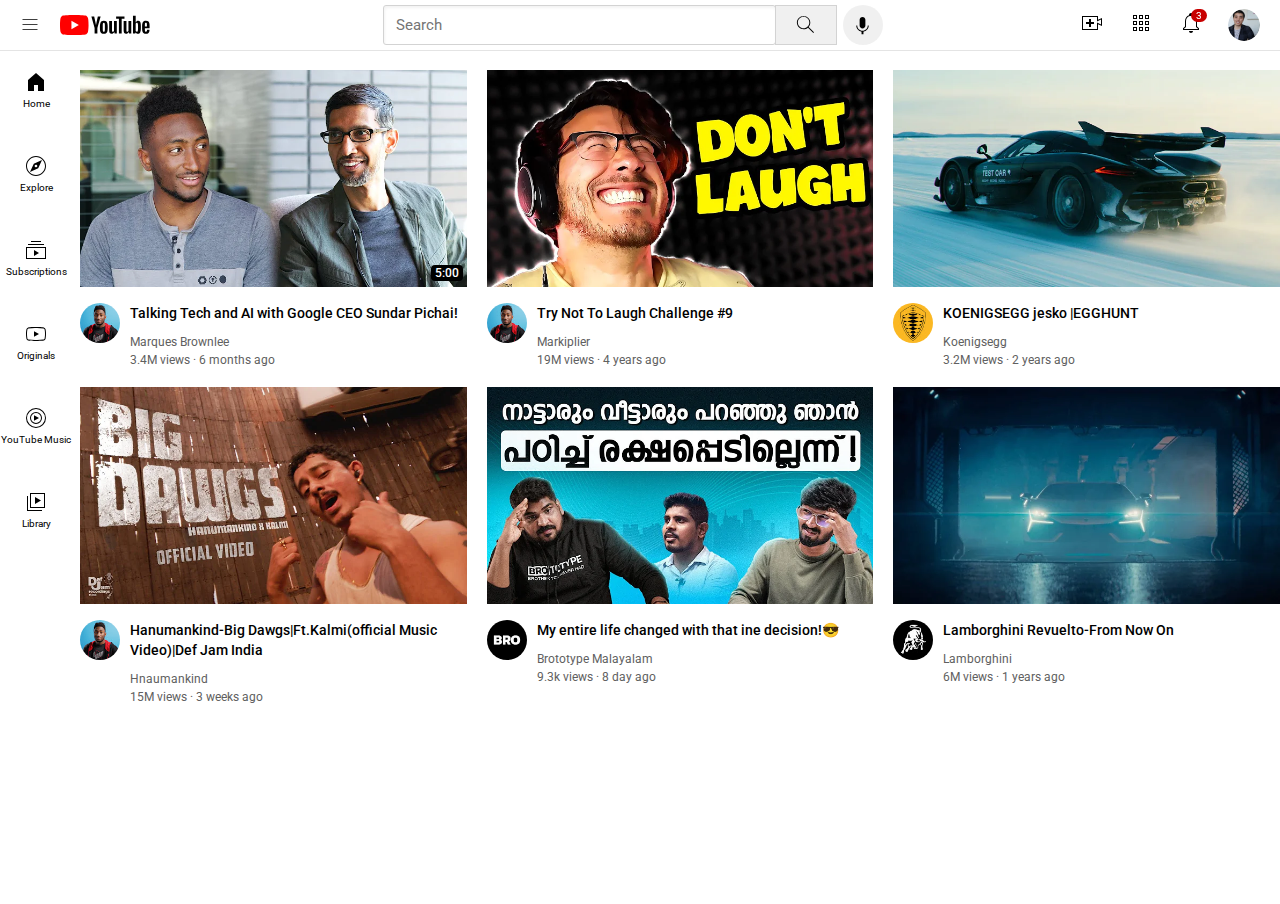
<file: index.html>
<!DOCTYPE html>
<html>
  <head>
    <title>YouTube.com Clone</title>

    <link rel="preconnect" href="https://fonts.googleapis.com">
    <link rel="preconnect" href="https://fonts.gstatic.com" crossorigin>
    <link href="https://fonts.googleapis.com/css2?family=Roboto:wght@400;500;700&display=swap" rel="stylesheet">

    <link rel="stylesheet" href="styles/general.css">
    <link rel="stylesheet" href="styles/header.css">
    <link rel="stylesheet" href="styles/vedio.css">
    <link rel="stylesheet" href="styles/sidebar.css">
      
      
    
  </head>
  <body style="margin-bottom: 200px">
    <div class="header">
        <div class="left-section">
         <img class="hamburger" src="
         icon/hamburger-menu.svg">
        <img class="youtube-logo" src="
        icon/youtube-logo.svg">
        </div>
        <div class="middle-section">
            <input class="search-bar"
             type="text"
             placeholder="Search">
             <button class="search-button" >
               <img class="search-icon" 
               src="icon/search.svg">
               <div class="tooltip">Search </div>
             </button>
             <button class="voice-search-button">
             <img class="voice-search-icon" 
             src="icon/voice-search-icon.svg">
             <div class="tooltip">Search with your voice</div>
             </button>
        </div>
        <div class="right-section">
          <div class="upload-icon-container">
            <img class="upload" 
            src="icon/upload.svg"> 
            <div class="tooltip">creat</div>
          </div>
            <div class="youtube-app-container">
              <img class="youtube-apps" 
              src="icon/youtube-apps.svg"> 
              <div class="tooltip">youtube apps</div>

            </div>
           
            <div class="notifications-icon-container">
                <img class="notifications-icon" 
                src="icon/notifications.svg">
                <div class="tooltip">notifications</div>

                <div
                 class="notifications-count">3</div> 
            </div>
            <img class="my-channel" src="
            icon/my-channel.jpeg"> 
            
        </div>
        
    </div>
    <div class="sidebar">
        <div class="sidebar-link">
         <img
          src="icon/home.svg">
          <div>Home</div>
        </div>
       
        <div class="sidebar-link">
         <img 
          src="icon/explore.svg">
          <div>Explore</div>
        </div>
        
        <div class="sidebar-link">
         <img 
          src="icon/subscriptions.svg">
          <div>Subscriptions</div>
        </div>
        <div class="sidebar-link">
         <img  
         src="icon/originals.svg">
         <div>Originals</div>
        </div>
        
        <div class="sidebar-link">
         <img 
         src="icon/youtube-music.svg">
         <div>YouTube Music</div>
        </div>
        <div class="sidebar-link">
         <img 
          src="icon/library.svg">
          <div>Library</div>
        </div>
    </div>

    <div class="video-grid">
        <div class="video-preview">
            <div class="thumbnail-row">
              <img class="thumbnail" src="thumbnails/thumbnail-1.webp">
              <div class="video-time">5:00</div>
            </div>
            <div class="video-info-grid">
              <div class="channel-picture">
                <img class="profile-picture" src="channel/channel-1.jpeg">
              </div>
              <div class="video-info">
                <p class="video-title">
                  Talking Tech and AI with Google CEO Sundar Pichai!</p>
                <p class="video-author">
                  Marques Brownlee </p>
                <p class="video-stats">
                  3.4M views &#183; 6 months ago</p>
              </div>
            </div>
          </div>
      
          <div class="video-preview">
            <div class="thumbnail-row">
              <img class="thumbnail" src="thumbnails/thumbnail-2.webp">
            </div>
            <div class="video-info-grid">
              <div class="channel-picture">
                <img class="profile-picture" src="channel/channel-1.jpeg">
              </div>
              <div class="video-info">
                <p class="video-title">
                  Try Not To Laugh Challenge #9
                </p>
                <p class="video-author">
                  Markiplier
                </p>
                <p class="video-stats">
                  19M views &#183; 4 years ago
                </p>
              </div>
            </div>
          </div>
      
          <div class="video-preview">
              <div class="thumbnail-row">
                <img class="thumbnail" 
                src="thumbnails/maclaren.webp">
              </div>
              <div class="video-info-grid">
                <div class="channel-picture">
                  <img class="profile-picture" 
                  src="channel/channels4_profile (1).jpg">
                </div>
                <div class="video-info">
                  <p class="video-title">
                    KOENIGSEGG jesko |EGGHUNT
                  </p>
                  <p class="video-author">
                    Koenigsegg
                  </p>
                  <p class="video-stats">
                    3.2M views &#183; 2 years ago
                  </p>
                </div>
              </div>
            </div>
        
            <div class="video-preview">
              <div class="thumbnail-row">
                <img class="thumbnail" src="thumbnails/bigdaws.webp">
              </div>
              <div class="video-info-grid">
                <div class="channel-picture">
                  <img class="profile-picture" src="channel/channel-1.jpeg">
                </div>
                <div class="video-info">
                  <p class="video-title">
                    Hanumankind-Big Dawgs|Ft.Kalmi(official Music Video)|Def Jam India
                  </p>
                  <p class="video-author">
                    Hnaumankind
                  </p>
                  <p class="video-stats">
                    15M views &#183; 3 weeks ago
                  </p>
                </div>
              </div>
            </div>
      
            <div class="video-preview">
              <div class="thumbnail-row">
                <img class="thumbnail" src="thumbnails/bro.webp">
              </div>
              <div class="video-info-grid">
                <div class="channel-picture">
                  <img class="profile-picture" src="thumbnails/bro.jpg">
                </div>
                <div class="video-info">
                  <p class="video-title">
                    My entire life changed with that ine decision!&#128526
                  </p>
                  <p class="video-author">
                    Brototype Malayalam
                  </p>
                  <p class="video-stats">
                    9.3k views &#183; 8 day ago
                  </p>
                </div>
              </div>
            </div>
        
            <div class="video-preview">
              <div class="thumbnail-row">
                <img class="thumbnail" src="thumbnails/lambo.webp">
              </div>
              <div class="video-info-grid">
                <div class="channel-picture">
                  <img class="profile-picture" src="channel/lambo.jpg">
                </div>
                <div class="video-info">
                  <p class="video-title">
                    Lamborghini Revuelto-From Now On
                  </p>
                  <p class="video-author">
                    Lamborghini
                  </p>
                  <p class="video-stats">
                    6M views &#183; 1 years ago
                  </p>
                </div>
              </div>
            </div>

    </div>
    
  </body>
</html>
</file>
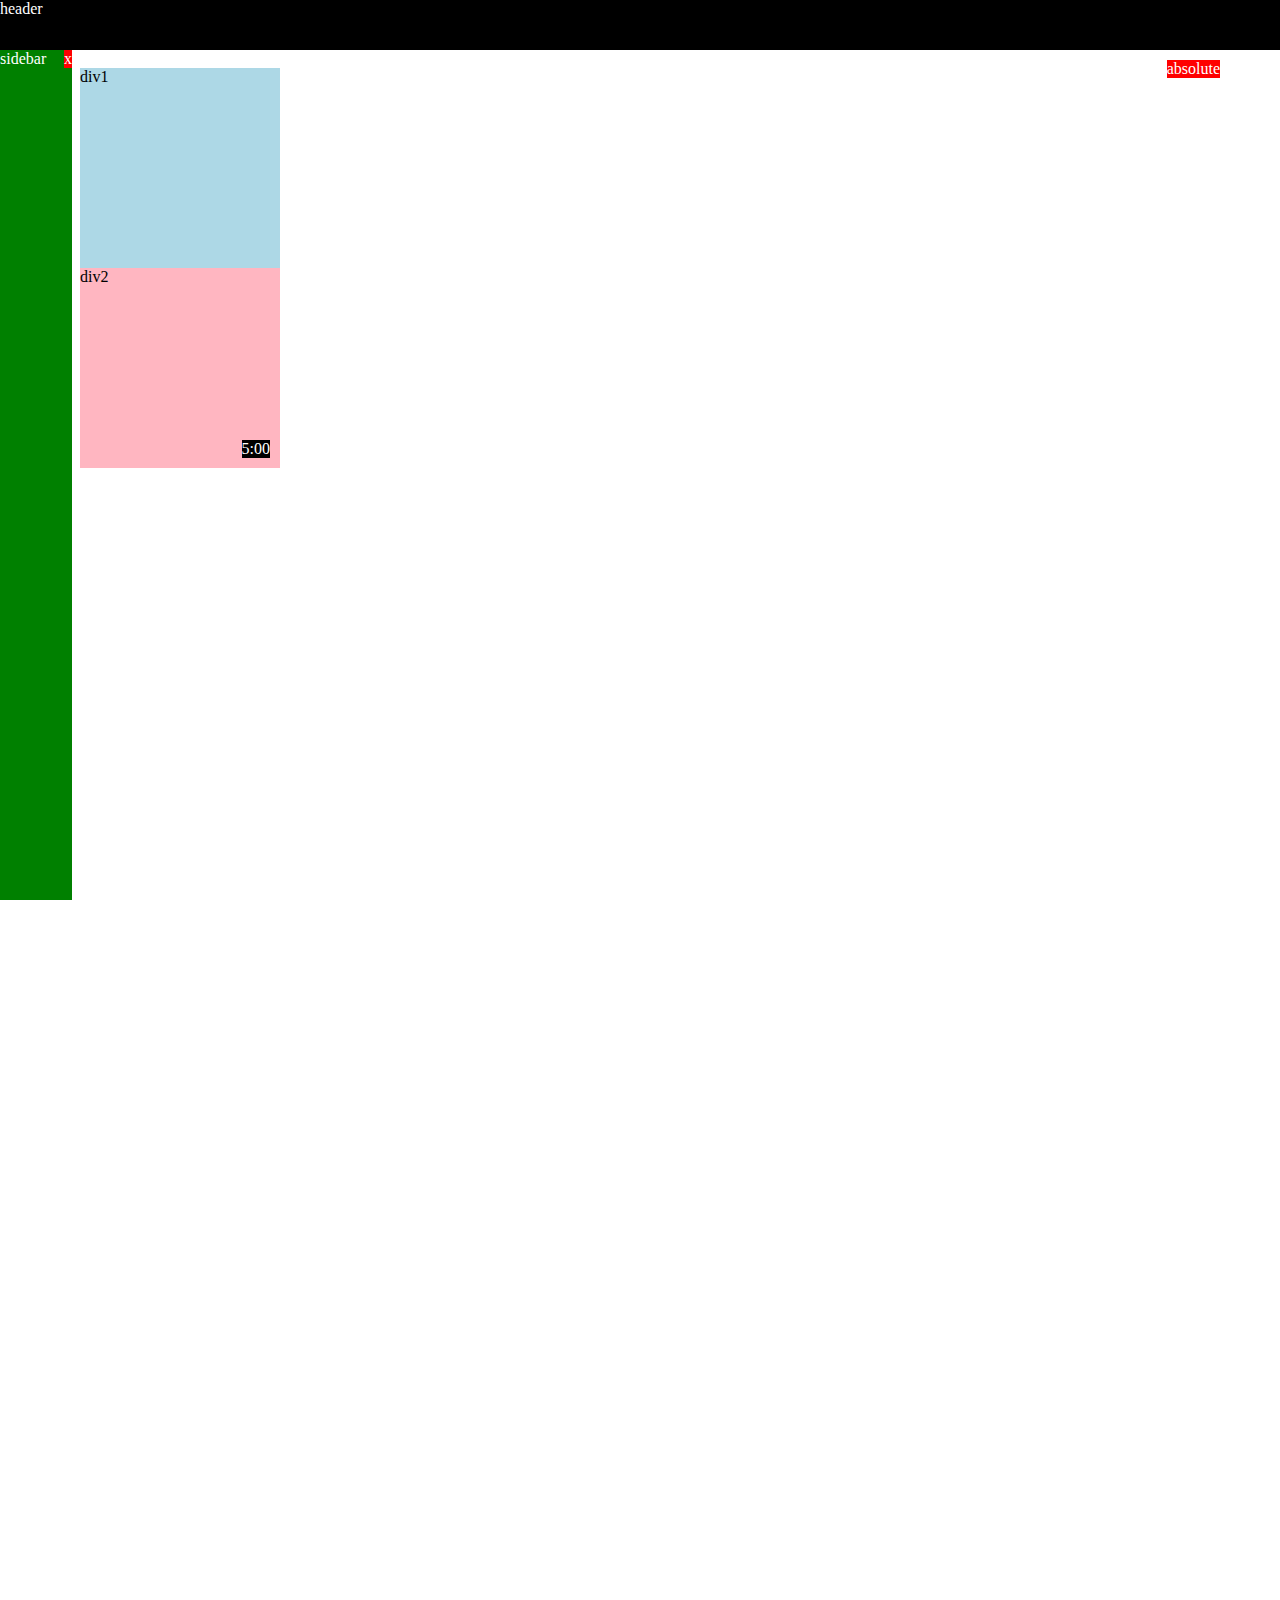
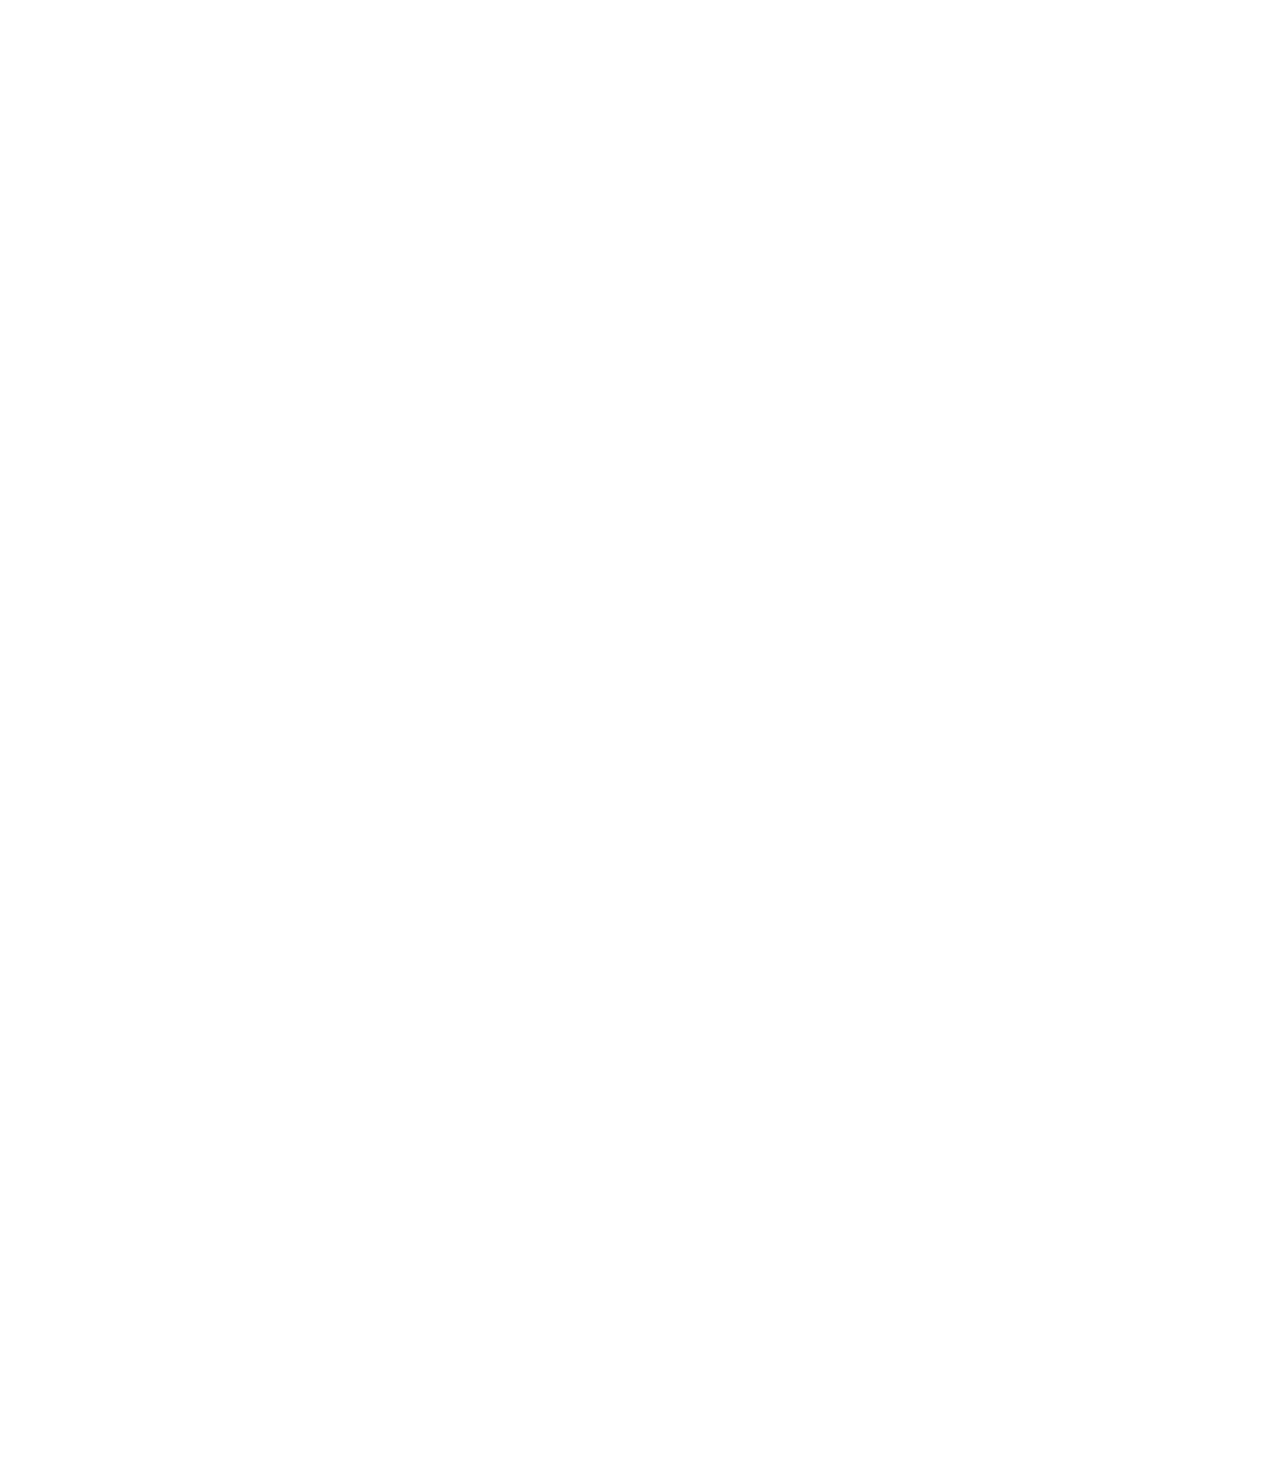
<file: styles/position.html>
<!DOCTYPE html>
<html>
    <head>
        <title>position-pratice</title>
    </head>
    <body style=
    "height:3000px;
    padding-top: 60px;
    padding-left: 72px;">

        <div style="
        background-color: black;
        color: white;
        position: fixed;
        right: 0px;
        left: 0px;
        top: 0px;
        height: 50px;
        z-index:2;">
        header</div>


        <div style="
        position: absolute;
        background-color: red;
        color: white;
        right: 60px;
        top: 60px;">
        absolute</div>

        <div style="
        background-color: green;
        color: white;
        position: fixed;
        bottom: 0;
        left: 0;
        top: 50px;
        width: 72px;">
        sidebar
        <div style="
        position: absolute;
        background-color: red;
        color: white;
        right: 0px;
        top: 0px;">
        x</div>
        </div>

        <div style="
        background-color: lightblue;
        height: 200px;
        width: 200px;
        ">div1</div>
        <div style="
        background-color: lightpink;
        height: 200px;
        width: 200px;
        position: relative;
        ">div2
        <div style="
        position: absolute;
        background-color: rgb(0, 0, 0);
        color: white;
        right: 10px;
        bottom: 10px;">
        5:00</div>
    </div>
       
        
    </body>
</html>
</file>
<file: styles/general.css>
p {
    font-family: Roboto, Arial;
    margin-top: 0;
    margin-bottom: 0;
  }

body {
    margin: 0;
    padding-top: 70px;
    padding-left: 80px;
}
</file>
<file: styles/header.css>
.header{
    height: 50px;
    display: flex;
    flex-direction: row;
    justify-content: 
    space-between;
    position: fixed;
    right: 0;
    left: 0;
    top: 0;
    background-color: white;
     border-bottom-width: 1px;
     border-bottom-style: solid;
     border-bottom-color:
      rgb(228, 228, 228);
      z-index: 100;
      cursor: pointer;
 }
 .left-section{
    display:flex;
    align-items: center;
    }
    .hamburger{
        height: 20px;
        margin-left: 20px;
     }
    .youtube-logo{
        height:20px;
        margin-left:20px;
        cursor:pointer;
     }

    
 .middle-section{
    flex: 1;
    margin-left: 70px;
    margin-right:  35px;
    max-width: 500px;
    display: flex;
    align-items: center; 
}
.search-bar{
    flex: 1;
    height: 36px;
    font-size: 16px;
    border-width: 1px;
    border-style: solid;
    border-color: lightgrey;
    border-radius: 3px;
    box-shadow: inset 1px 2px 3px
    rgba(0,0,0,0.05);
    width: 0;
}

.search-bar::placeholder{
    font-family: Roboto,Arial;
    font-size: 15px;
    padding-left: 10px;
}
 
.search-button{
    height: 40px;
    width: 62px;
    background-color: rgba(211, 211, 211, 0.344);
    border-color: lightgrey;
    border-width: 1px;
    border-style: solid;
    margin-left: -1px;
    margin-right: 6px;
    position:relative;

}
.search-icon{
    height: 23px;
    margin-top: 2px;
}
.voice-search-button{
    height: 40px;
    width: 40px;
    background-color: rgba(211, 211, 211, 0.344);
    border: none;
    border-radius: 20px
    
}
.voice-search-icon{
    height: 23px;
    margin-top: 3px;
}

 .right-section{
    width: 200px;
    display: flex;
    align-items:center;
    justify-content: space-between;
    flex-shrink: 0;
 }
 .upload{
    height: 24px;
 }
 .youtube-apps{
    height: 24px;
 }
.notifications-icon{
    height: 24px;
}
.notifications-icon-container{
    position: relative;
}

.notifications-count{
    position: absolute;
    top: -2px;
    right: -4px;
    background-color:rgb(200, 0, 0);
    color:white;
    font-family: Roboto,Arial;
    font-size: 10px;
    padding-left: 5px;
    padding-right: 5px;
    padding-top: 1px;
    padding-bottom: 1px;
    border-radius: 10px;
}

.my-channel{
    height: 32px;
    border-radius :16px;
    margin-right: 20px;
}

.search-button,
.voice-search-button,
.upload-icon-container{
    position: relative;
}

.search-button .tooltip,
.voice-search-button .tooltip,
.upload-icon-container .tooltip,
.youtube-app-container .tooltip,
.notifications-icon-container .tooltip{
    position:absolute;
    background-color:rgba(0, 0, 0, 0.464);
    color: white;
    height: 20px;
    bottom: -30px;
    padding-top: 8px;
    padding-right: 8px;
    padding-left: 8px;
    padding-bottom: 8px;
    border-radius: 2px;
    font-size: 12px;
    opacity: 0;
    transition: opacity 0.15;
    pointer-events: none;
    white-space: nowrap;
}
.search-button:hover .tooltip,
.voice-search-button:hover .tooltip,
.upload-icon-container:hover .tooltip,
.youtube-app-container:hover .tooltip,
.notifications-icon-container:hover .tooltip{
    opacity: 1;
}
</file>
<file: styles/vedio.css>
.thumbnail {
    width:100%;  
  }

  .video-title {
    margin-top: 0;
    font-size: 14px;
    font-weight: 500;
    line-height: 20px;
    margin-bottom: 12px;
  }

  .video-info-grid{
    display: grid;
    grid-template-columns: 50px 1fr;
  }

  .profile-picture {
    width: 40px;
    border-radius: 50px;
  }

  .thumbnail-row {
    margin-bottom: 12px;
    position: relative;

  }
  .video-time{
    background-color: black;
    color: white;
    position: absolute;
    right: 4px;
    bottom: 10px;
    padding-left: 4px;
    padding-right: 4px;
    padding-top: 1px;
    padding-bottom: 1px;
    font-family: Roboto,Arial;
    font-size: 12px;
    border-radius: 4px;
    font-weight:500;

  }

  .video-author,
  .video-stats {
    font-size: 12px;
    color: rgb(96, 96, 96);
  }

  .video-author {
    margin-bottom: 4px;
  }
  .video-grid{
    display:grid;
    grid-template-columns:1fr 1fr 1fr;
    row-gap:20px;
    column-gap:20px;
  }
</file>
<file: styles/sidebar.css>
.sidebar{
    position: fixed;
    left: 0;
    bottom: 0;
    top: 55px;
    background-color: white;
    width:72px;
    border-right-width:1px;
    border-right-style:solid;
    border-right-color: white;
    z-index: 200;
    padding-top: 5px;
    cursor: pointer;
    
   

}
.sidebar-link{
    
    height: 74px;
    display: flex;
    flex-direction: column;
    margin-top: 10px;
    align-items: center;
    

}
.sidebar-link:hover{
    background-color:lightgrey;
    
}
.sidebar-link img{
    height: 24px;
    margin-bottom: 4px;
}

.sidebar-link div{
    font-family: Roboto,Arial;
    font-size: 10px;
}
</file>
